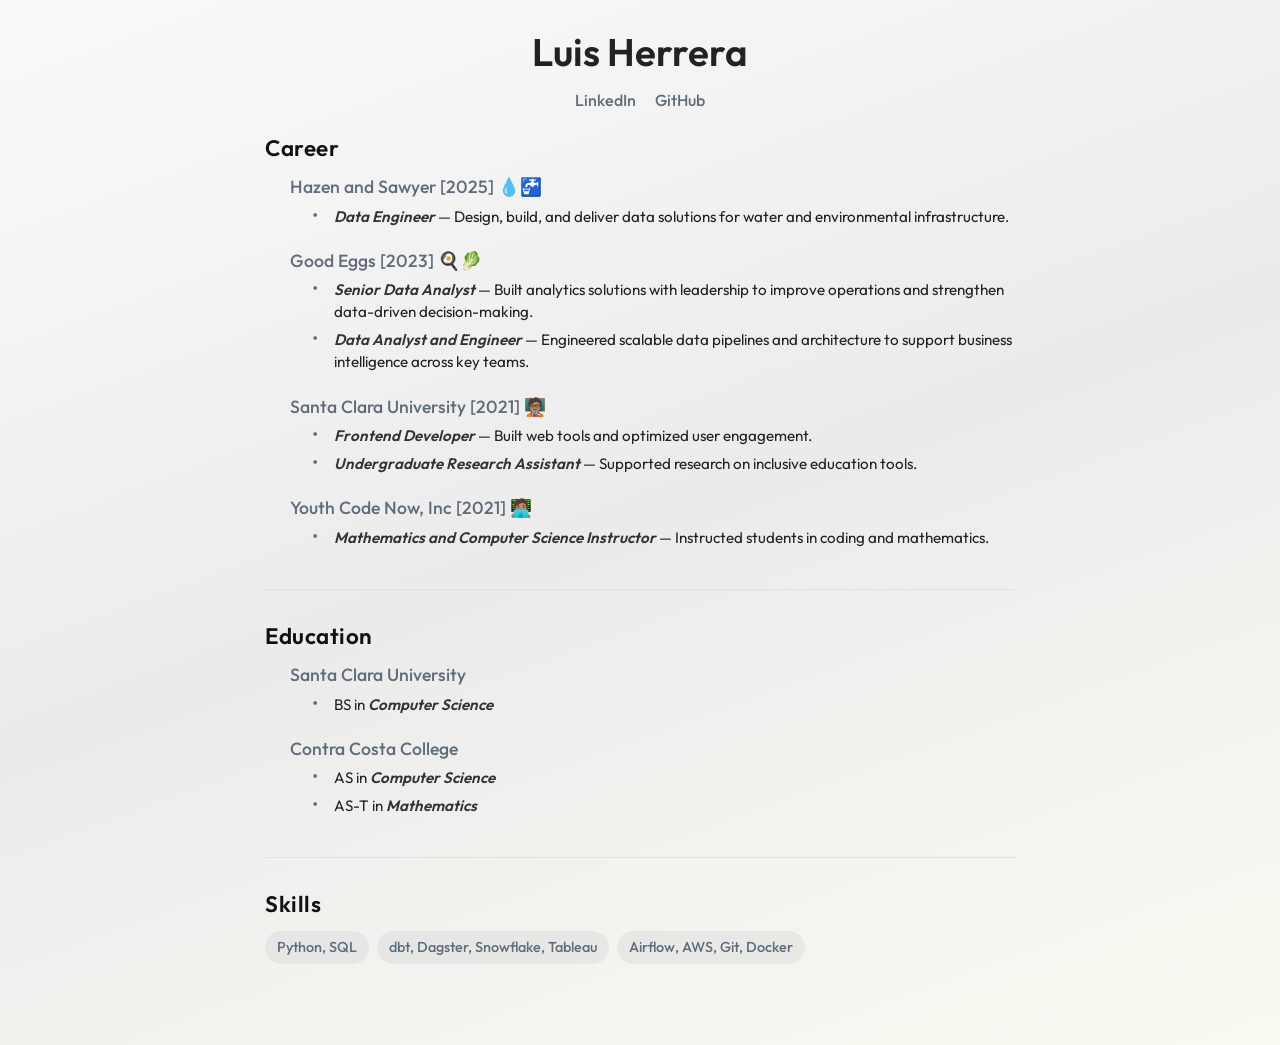
<file: index.html>
<!DOCTYPE html>
<html lang="en">
    <head>
        <meta charset="UTF-8" />
        <meta name="viewport" content="width=device-width, initial-scale=1.0" />
        <title>Luis Herrera</title>
        <link rel="stylesheet" href="style.css" />
        <link rel="icon" type="image/x-icon" href="/assets/favicon.ico">

        <!-- SEO Optimization -->
        <meta name="description" content="Luis Herrera | Data Engineer - Portfolio showcasing career experience, projects, and technical skills.">
        <meta name="author" content="Luis Herrera">
        <meta property="og:title" content="Luis Herrera | Data Engineer">
        <meta property="og:description" content="Professional portfolio of Luis Herrera, focused on data engineering, analytics, and technology projects.">
    </head>

    <body>
        <div class="container">
            <header>
                <h1><span class="typewriter">Luis Herrera</span></h1>
                <nav>
                    <a
                        href="https://www.linkedin.com/in/lherrera2/">LinkedIn</a>
                    <a href="https://github.com/luuisss1598">GitHub</a>
                </nav>
            </header>

            <section>
                <h2>Career</h2>

                <div class="company">
                    <h3>Hazen and Sawyer [2025] 💧🚰</h3>
                    <ul>
                        <li>
                            <span class="position-title">Data Engineer</span> —
                            Design, build,
                            and deliver data solutions for water and environmental
                            infrastructure.
                        </li>
                    </ul>
                </div>

                <div class="company">
                    <h3>Good Eggs [2023] 🍳🥬</h3>
                    <ul>
                        <li>
                            <span class="position-title">Senior Data
                                Analyst</span> — Built
                            analytics solutions with leadership to improve
                            operations and
                            strengthen data-driven decision-making.
                        </li>
                        <li>
                            <span class="position-title">Data Analyst and
                                Engineer</span> —
                            Engineered scalable data pipelines and architecture
                            to support
                            business intelligence across key teams.
                        </li>
                    </ul>
                </div>

                <div class="company">
                    <h3>Santa Clara University [2021] 🧑🏽‍🏫</h3>
                    <ul>
                        <li>
                            <span class="position-title">Frontend
                                Developer</span> — Built web
                            tools and optimized user engagement.
                        </li>
                        <li>
                            <span class="position-title">Undergraduate Research
                                Assistant</span>
                            — Supported research on inclusive education tools.
                        </li>
                    </ul>
                </div>

                <div class="company">
                    <h3>Youth Code Now, Inc [2021] 🧑🏽‍💻</h3>
                    <ul>
                        <li>
                            <span class="position-title">Mathematics and
                                Computer Science Instructor</span>
                            — Instructed students in coding and mathematics.
                        </li>
                    </ul>
                </div>
            </section>
<!-- 
            <section>
                <h2>Projects</h2>
                <div class="project">
                    <h3>Coming Soon</h3>
                    <ul>
                        <li>Lorem ipsum dolor sit amet consectetur adipisicing
                            elit.</li>
                    </ul>
                </div>

                <div class="project">
                    <h3>Coming Soon</h3>
                    <ul>
                        <li>Lorem ipsum dolor sit amet consectetur adipisicing
                            elit.</li>
                    </ul>
                </div>
            </section> -->

            <section>
                <h2>Education</h2>

                <div class="education">
                    <h3>Santa Clara University</h3>
                    <ul>
                        <li>BS in <span class="position-title">Computer Science</span></li>
                    </ul>
                </div>

                <div class="education">
                    <h3>Contra Costa College</h3>
                    <ul>
                        <li>AS in <span class="position-title"> Computer Science</span></li>
                        <li>AS-T in <span class="position-title">Mathematics</span></li>
                    </ul>
                </div>
            </section>

            <section>
                <h2>Skills</h2>
                <ul class="Skills">
                    <li>Python, SQL</li>
                    <li>dbt, Dagster, Snowflake, Tableau</li>
                    <li>Airflow, AWS, Git, Docker</li>
                </ul>
            </section>
        </div>
    </body>
</html>
</file>
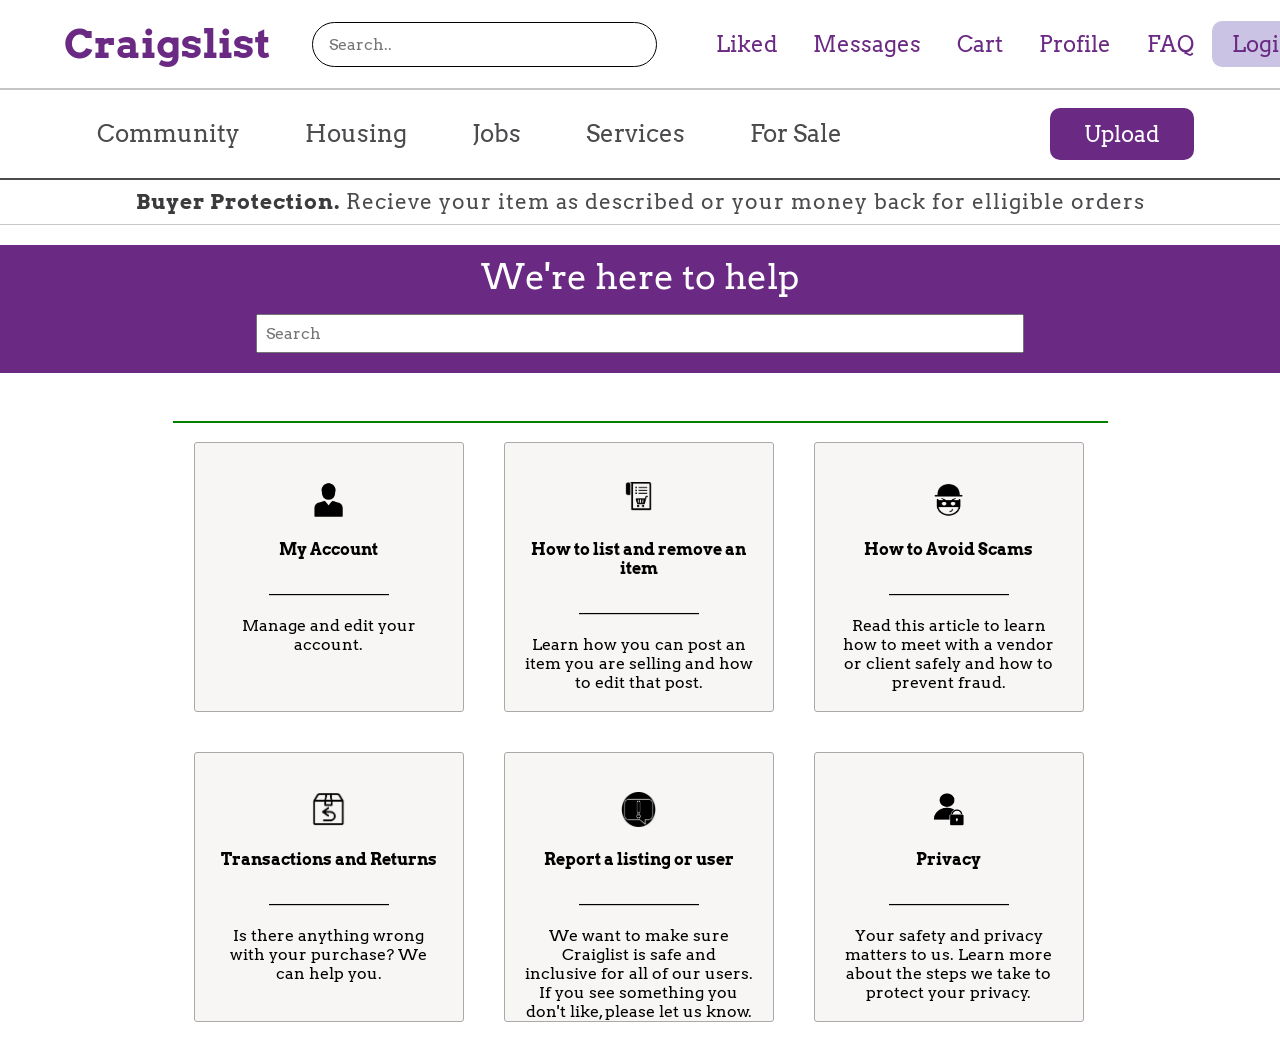
<file: HTML_Files/help_page.html>
<!DOCTYPE html>
<html lang="en">
<head>
    <meta charset="UTF-8">
    <meta http-equiv="X-UA-Compatible" content="IE=edge">
    <meta name="viewport" content="width=device-width, initial-scale=1.0">
    <title>Help Page</title>
    <link rel="preconnect" href="https://fonts.googleapis.com">
    <link rel="preconnect" href="https://fonts.gstatic.com" crossorigin>
    <link
        href="https://fonts.googleapis.com/css2?family=Arvo:wght@400;700&family=Open+Sans:wght@400;500;600;700&display=swap"
        rel="stylesheet">
    <link rel="stylesheet" href="../CSS_Files/helpPage.css">
</head>
<body class="preload">
    <div class="container">
        <header class="header-container">
            <div class="top-header-container">
                <a class="website-tittle-container" href="../HTML_Files/index.html">
                    <h1 class="website-title">Craigslist</h1>
                </a>
                <input class="website-search-bar" type="text" placeholder="Search..">

                <nav class="navbar-container">
                    <ul class="navbar-list-container">
                        <a class="top-links liked-link" href="../HTML_Files/likes_page.html">Liked</a>
                        <a class="top-links chat-link" href="../HTML_Files/chat_app.html">Messages</a>
                        <a class="top-links cart-link" href="../HTML_Files/shopping_cart.html">Cart</a>
                        <a class="top-links profile-link" href="../HTML_Files/profile.html">Profile</a>
                        <a class="top-links profile-link" href="../HTML_Files/help_page.html">FAQ</a>
                        <a class="top-links login-link" href="../HTML_Files/LoginRegistration.html">Login</a>
                    </ul>
                </nav>
            </div>

            <hr class="header-horizontal-line-1">

            <div class="bottom-header-container">
                <ul class="bottom-list-container">
                    <a class="bottom-links community-link" href="">
                        <li class="dropdown">
                            <h2 class="dropdown-h2">Community</h2>
                            <div class="dropdown-menu">
                                <a href="">Activities</a>
                                <a href="">Artists</a>
                                <a href="">General</a>
                                <a href="">Local News</a>
                                <a href="">Events</a>
                                <a href="">Volunteers</a>
                            </div>
                        </li>
                    </a>
                    <a class="bottom-links housing-link" href="">
                        <li class="dropdown">
                            <h2 class="dropdown-h2">Housing</h2>
                            <div class="dropdown-menu">
                                <a href="">Appartments</a>
                                <a href="">Office/Commercial</a>
                                <a href="">Real State for Sale</a>
                                <a href="">Vaction Rentals</a>
                                <a href="">Shared Rooms</a>
                                <a href="">Parking Storage</a>
                            </div>
                        </li>
                    </a>
                    <a class="bottom-links jobs-link" href="">
                        <li class="dropdown">
                            <h2 class="dropdown-h2">Jobs</h2>
                            <div class="dropdown-menu">
                                <a href="">Accounting</a>
                                <a href="">Business</a>
                                <a href="">Salon</a>
                                <a href="">Security</a>
                                <a href="">Software</a>
                                <a href="">Writing</a>
                            </div>
                        </li>
                    </a>
                    <a class="bottom-links services-link" href="">
                        <li class="dropdown">
                            <h2 class="dropdown-h2">Services</h2>
                            <div class="dropdown-menu">
                                <a href="">Automotive</a>
                                <a href="">Beauty</a>
                                <a href="">Cell/Mobile</a>
                                <a href="">Computer</a>
                                <a href="">Creative</a>
                                <a href="">Financial</a>
                            </div>
                        </li>
                    </a>
                    <a class="bottom-links sale-link" href="">
                        <li class="dropdown">
                            <h2 class="dropdown-h2">For Sale</h2>
                            <div class="dropdown-menu">
                                <a href="">Appliances</a>
                                <a href="">Auto Parts</a>
                                <a href="">Cars</a>
                                <a href="">Clothes</a>
                                <a href="">Electronics</a>
                                <a href="">Furniture</a>
                            </div>
                        </li>
                    </a>
                </ul>

                <div class="upload-container">
                    <button class="upload-button" onclick="">Upload</button>
                </div>
            </div>

            <hr class="header-horizontal-line-2">
        </header>

        <section class="buyer-protection-container">
            <p class="protection-text"><span class="bold-text">Buyer Protection.</span> Recieve your item as described
                or your money back for elligible orders</p>
        </section>

        <!-- - - - - - - - - - - - - Help page content - - - - - - - - - - -->

        <div class="help-page-title">
            <p style="font-size: 35px"> We're here to help </p>
        </div>

        <div class="help-search-bar">
            <input type="search" id="help-search-bar" placeholder="Search" />
        </div>

        <br> <br>
        <main class="help-page-main-container">
            <div class="box"> <br>
                <div class="icon">
                    <img class="icon-img" src="../Images/user_pic.png" alt="User Icon" width="35px" height="35px">
                </div>
                <br>
                <div class="content">
                    <h3> My Account </h3> <br>
                    <p> _______________ </p> <br>
                    <p> Manage and edit your account. </p>
                </div>
            </div>

            <div class="box"> <br>
                <div class="icon">
                    <img class="icon-img" src="../Images/upload_item.png" alt="Upload item" width="35px" height="35px">
                </div>
                <br>
                <div class="content">
                    <h3> How to list and remove an item </h3> <br>
                    <p> _______________ </p> <br>
                    <p> Learn how you can post an item you are selling and how to edit that post. </p>
                </div>
            </div>

            <div class="box"> <br>
                <div class="icon">
                    <img class="icon-img" src="../Images/scam-image-final.png" alt="User Icon" width="35px" height="35px">
                </div>
                <br>
                <div class="content">
                    <h3> How to Avoid Scams </h3> <br>
                    <p> _______________ </p> <br>
                    <p> Read this article to learn how to meet with a vendor or client safely and how to prevent fraud.
                    </p>
                </div>
            </div>

            <div class="box"> <br>
                <div class="icon">
                    <img class="icon-img" src="../Images/returns_image.png" alt="User Icon" width="35px" height="35px">
                </div>
                <br>
                <div class="content">
                    <h3> Transactions and Returns </h3> <br>
                    <p> _______________ </p> <br>
                    <p> Is there anything wrong with your purchase? We can help you. </p>
                </div>
            </div>

            <div class="box"> <br>
                <div class="icon">
                    <img class="icon-img" src="../Images/report_image.png" alt="User Icon" width="35px" height="35px">
                </div>
                <br>
                <div class="content">
                    <h3> Report a listing or user </h3> <br>
                    <p> _______________ </p> <br>
                    <p> We want to make sure Craiglist is safe and inclusive for all of our users. If you see something
                        you don't like, please let us know. </p>
                </div>
            </div>
            <div class="box"> <br>
                <div class="icon">
                    <img class="icon-img" src="../Images/privacy_image.png" alt="User Icon" width="35px" height="35px">
                </div>
                <br>
                <div class="content">
                    <h3> Privacy </h3> <br>
                    <p> _______________ </p> <br>
                    <p> Your safety and privacy matters to us. Learn more about the steps we take to protect your
                        privacy. </p>
                </div>
            </div>


        </main>



    </div>


</body>

</html>
</file>
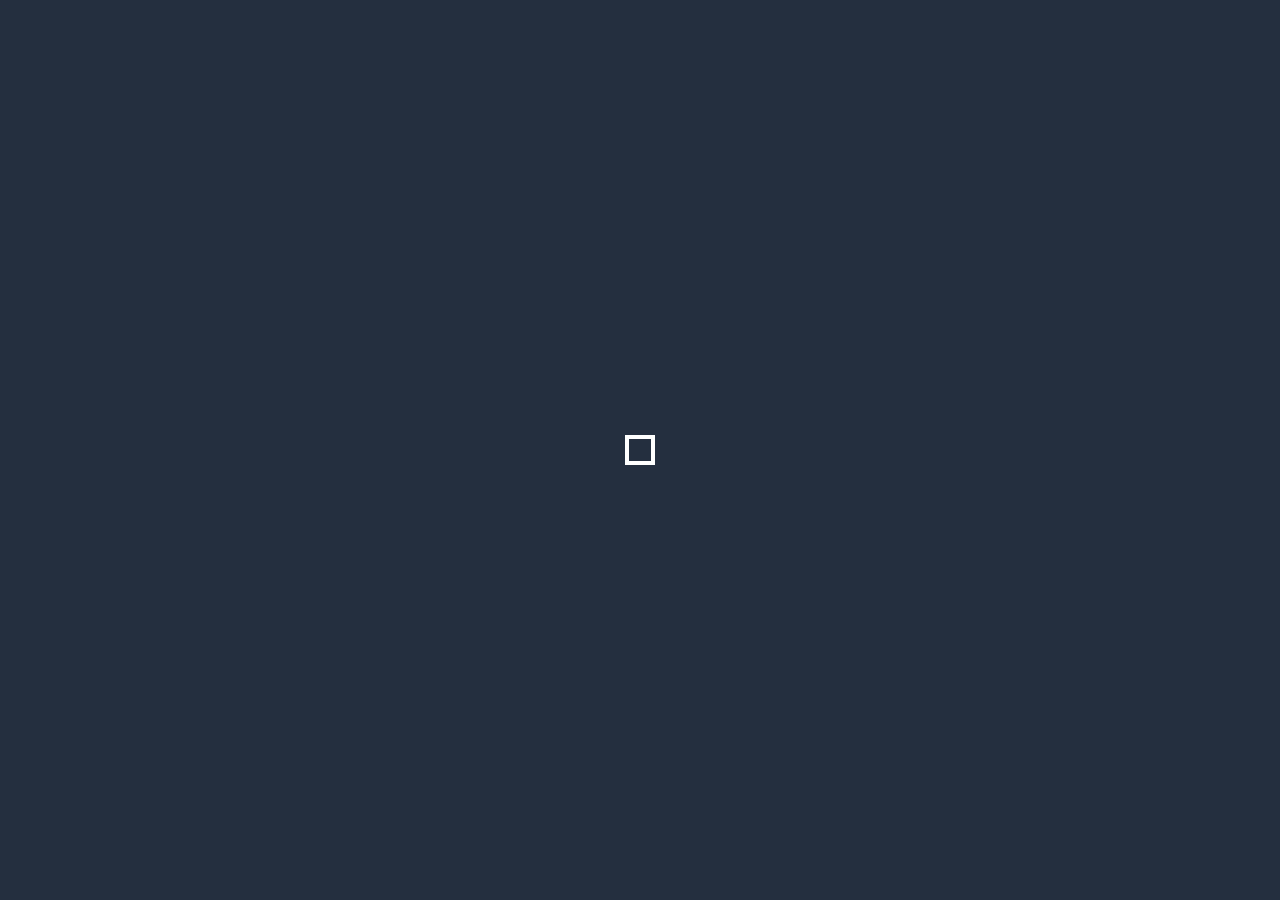
<file: HTML_Files/LoginRegistration.html>
<!DOCTYPE html>
<html>
<head>
	<meta charset="utf-8">
	<title>Login/Registration</title>
	<!-- Mobile Specific Metas -->
	<meta name="viewport" content="width=device-width, initial-scale=1, maximum-scale=1">
	<!-- Font-->
	<link rel="preconnect" href="https://fonts.googleapis.com">
	<!-- Main Style Css -->
    <link rel="stylesheet" href="../CSS_Files/LoginRegistration.css"/>
	<link rel="stylesheet" href="../CSS_Files/style.css">
	<link href="https://fonts.googleapis.com/css2?family=Arvo:wght@400;700&family=Open+Sans:wght@400;500;600;700&display=swap" rel="stylesheet">
</head>
<body class="form-v8">
    <div class="container">
		<header class="header-container">
            <div class="top-header-container">
                <a class="website-tittle-container" href="../HTML_Files/index.html">
                    <h1 class="website-title">Craigslist</h1>
                </a>
                <input class="website-search-bar" type="text" placeholder="Search..">

                <nav class="navbar-container">
                    <ul class="navbar-list-container">
                        <a class="top-links liked-link" href="../HTML_Files/likes_page.html">Liked</a>
                        <a class="top-links chat-link" href="../HTML_Files/chat_app.html">Messages</a>
                        <a class="top-links cart-link" href="../HTML_Files/shopping_cart.html">Cart</a>
                        <a class="top-links profile-link" href="../HTML_Files/profile.html">Profile</a>
                        <a class="top-links profile-link" href="../HTML_Files/help_page.html">FAQ</a>
                        <a class="top-links login-link" href="../HTML_Files/LoginRegistration.html">Login</a>
                    </ul>
                </nav>
            </div>

            <hr class="header-horizontal-line-1">

            <div class="bottom-header-container">
                <ul class="bottom-list-container">
                    <a class="bottom-links community-link" href="">
                        <li class="dropdown">
                            <h2 class="dropdown-h2">Community</h2>
                            <div class="dropdown-menu">
                                <a href="">Activities</a>
                                <a href="">Artists</a>
                                <a href="">General</a>
                                <a href="">Local News</a>
                                <a href="">Events</a>
                                <a href="">Volunteers</a>
                            </div>
                        </li>
                    </a>
                    <a class="bottom-links housing-link" href="">
                        <li class="dropdown">
                            <h2 class="dropdown-h2">Housing</h2>
                            <div class="dropdown-menu">
                                <a href="">Appartments</a>
                                <a href="">Office/Commercial</a>
                                <a href="">Real State for Sale</a>
                                <a href="">Vaction Rentals</a>
                                <a href="">Shared Rooms</a>
                                <a href="">Parking Storage</a>
                            </div>
                        </li>
                    </a>
                    <a class="bottom-links jobs-link" href="">
                        <li class="dropdown">
                            <h2 class="dropdown-h2">Jobs</h2>
                            <div class="dropdown-menu">
                                <a href="">Accounting</a>
                                <a href="">Business</a>
                                <a href="">Salon</a>
                                <a href="">Security</a>
                                <a href="">Software</a>
                                <a href="">Writing</a>
                            </div>
                        </li>
                    </a>
                    <a class="bottom-links services-link" href="">
                        <li class="dropdown">
                            <h2 class="dropdown-h2">Services</h2>
                            <div class="dropdown-menu">
                                <a href="">Automotive</a>
                                <a href="">Beauty</a>
                                <a href="">Cell/Mobile</a>
                                <a href="">Computer</a>
                                <a href="">Creative</a>
                                <a href="">Financial</a>
                            </div>
                        </li>
                    </a>
                    <a class="bottom-links sale-link" href="">
                        <li class="dropdown">
                            <h2 class="dropdown-h2">For Sale</h2>
                            <div class="dropdown-menu">
                                <a href="">Appliances</a>
                                <a href="">Auto Parts</a>
                                <a href="">Cars</a>
                                <a href="">Clothes</a>
                                <a href="">Electronics</a>
                                <a href="">Furniture</a>
                            </div>
                        </li>
                    </a>
                </ul>

                <div class="upload-container">
                    <button class="upload-button" onclick="">Upload</button>
                </div>
            </div>

            <hr class="header-horizontal-line-2">
        </header>

        <section class="buyer-protection-container">
            <p class="protection-text"><span class="bold-text">Buyer Protection.</span> Recieve your item as described
                or your money back for elligible orders</p>
        </section>

	<div class="page-content">
		<div class="form-v8-content">

			<div class="form-right">
				<div class="tab">
					<div class="tab-inner">
						<button class="tablinks" onclick="openCity(event, 'sign-up')" id="defaultOpen">Sign Up</button>
					</div>
					<div class="tab-inner">
						<button class="tablinks" onclick="openCity(event, 'sign-in')">Sign In</button>
					</div>
				</div>
				<form class="form-detail" action="#" method="post">
					<div class="tabcontent" id="sign-up">
						<div class="form-row">
							<label class="form-row-inner">
								<input type="text" name="full_name" id="full_name" class="input-text" required>
								<span class="label">Username</span>
		  						<span class="border"></span>
							</label>
						</div>
						<div class="form-row">
							<label class="form-row-inner">
								<input type="email" name="your_email" id="your_email" class="input-text" required>
								<span class="label">E-Mail</span>
		  						<span class="border"></span>
							</label>
						</div>
						<div class="form-row">
							<label class="form-row-inner">
								<input type="password" name="password" id="password" class="input-text" required>
								<span class="label">Password</span>
								<span class="border"></span>
							</label>
						</div>
						<div class="form-row">
							<label class="form-row-inner">
								<input type="password" name="comfirm_password" id="comfirm_password" class="input-text" required>
								<span class="label">Comfirm Password</span>
								<span class="border"></span>
							</label>
						</div>
						<div class="form-row-last">
							<input type="button" name="register" class="register" value="Register" onclick="window.location='../HTML_Files/index.html'">
						</div>
					</div>
				</form>
				<form class="form-detail" action="#" method="post">
					<div class="tabcontent" id="sign-in">

						<div class="form-row">
							<label class="form-row-inner">
								<input type="text" name="your_email_1" id="your_email_1" class="input-text" required>
								<span class="label">E-Mail</span>
		  						<span class="border"></span>
							</label>
						</div>
						<div class="form-row">
							<label class="form-row-inner">
								<input type="password" name="password_1" id="password_1" class="input-text" required>
								<span class="label">Password</span>
								<span class="border"></span>
							</label>
						</div>

						<div class="form-row-last">
							<input type="button" name="register" class="register" value="Sign In"  onclick="window.location='../HTML_Files/index.html'" >
						</div>
					</div>
				</form>
			</div>
		</div>

		<div class="loader-wrapper">
            <span class="loader"><span class="loader-inner"></span></span>
        </div>
	</div>
	<script src="https://ajax.googleapis.com/ajax/libs/jquery/3.6.0/jquery.min.js"></script>
    <script src="../JS_Files/loaderScript.js"></script>
	<script type="text/javascript">
		function openCity(evt, cityName) {
		    var i, tabcontent, tablinks;
		    tabcontent = document.getElementsByClassName("tabcontent");
		    for (i = 0; i < tabcontent.length; i++) {
		        tabcontent[i].style.display = "none";
		    }
		    tablinks = document.getElementsByClassName("tablinks");
		    for (i = 0; i < tablinks.length; i++) {
		        tablinks[i].className = tablinks[i].className.replace(" active", "");
		    }
		    document.getElementById(cityName).style.display = "block";
		    evt.currentTarget.className += " active";
		}

		// Get the element with id="defaultOpen" and click on it
		document.getElementById("defaultOpen").click();
	</script>
</body><!-- This templates was made by Colorlib (https://colorlib.com) -->
</html>
</file>
<file: style.css>
/* Import Google Font */
@import url('https://fonts.googleapis.com/css2?family=Outfit:wght@400;500;600;700&display=swap');

/* Base Reset */
* {
    margin: 0;
    padding: 0;
    box-sizing: border-box;
}

/* Body Setup */
body {
    font-family: 'Outfit', sans-serif;
    background: linear-gradient(160deg, #fafafa 0%, #ebebeb 50%, #fafaf2 100%);
    color: #222;
    line-height: 1.45;
    display: flex;
    justify-content: center;
    padding: 25px;
    min-height: 100vh;
}

/* Fade-in Animation */
.container {
    max-width: 750px;
    width: 100%;
    background: transparent;
    animation: fadeIn 0.6s ease-in;
    
}

@keyframes fadeIn {
    0% { opacity: 0; transform: translateY(10px); }
    100% { opacity: 1; transform: translateY(0); }
}

/* Header */
header {
    text-align: center;
    margin-bottom: 20px;
}

header h1 {
    font-size: 2.4rem;
    font-weight: 600;
    margin-bottom: 8px;
}

nav {
    margin-top: 8px;
}

nav a {
    margin: 0 8px;
    text-decoration: none;
    color: #5f6c7b;
    font-weight: 500;
    transition: all 0.3s ease;
    font-size: 1rem;
}

nav a:hover {
    color: #333;
    border-bottom: 1px solid #5f6c7b;
}

/* Section Setup */
section {
    margin-bottom: 30px;
    border-bottom: 1px solid #e0e0e0;
    padding-bottom: 20px;
}

section:last-child {
    border-bottom: none;
}

section h2 {
    font-size: 1.4rem;
    font-weight: 600;
    margin-bottom: 10px;
    color: #111;
    letter-spacing: 0.5px;
}

/* Subsections */
.company, .project, .education {
    margin-bottom: 20px;
    padding-left: 25px;
}

.company h3, .project h3, .education h3 {
    font-size: 1.1rem;
    margin-bottom: 4px;
    font-weight: 500;
    color: #5f6c7b;
}

/* Lists */
ul {
    list-style: none;
    padding-left: 0;
    margin-top: 6px;
}

ul li {
    margin-bottom: 6px;
    font-size: 0.95rem;
}

.company ul, .project ul, .education ul {
    padding-left: 22px;
}

.company ul li, .project ul li, .education ul li {
    position: relative;
    padding-left: 22px;
    margin-bottom: 6px;
}

.company ul li::before,
.project ul li::before,
.education ul li::before {
    content: "•";
    position: absolute;
    left: 0;
    top: 0;
    color: #5f6c7b;
    font-size: 1.2rem;
    line-height: 1.2rem;
}

/* Position Titles */
.position-title {
    font-weight: 600;
    font-style: italic;
    color: #333;
}

/* Skills */
ul.Skills {
    display: flex;
    flex-wrap: wrap;
    gap: 8px;
    list-style: none;
    padding-left: 0;
    margin-top: 6px;
}

ul.Skills li {
    background: rgba(95, 108, 123, 0.08);
    padding: 6px 12px;
    border-radius: 20px;
    font-size: 0.9rem;
    font-weight: 500;
    color: #5f6c7b;
    transition: all 0.3s ease;
}

ul.Skills li:hover {
    background: rgba(95, 108, 123, 0.15);
    transform: scale(1.04);
    box-shadow: 0 2px 6px rgba(95, 108, 123, 0.2);
}

/* Typewriter Effect
.typewriter {
    display: inline-block;
    overflow: hidden;
    white-space: nowrap;
    border-right: 2px solid #5f6c7b; 
    animation: typing 3s steps(12), blink 0.75s step-end infinite;
    font-weight: 600;
} */

/* @keyframes typing {
    from { width: 0; }
    to { width: 100%; }
}

@keyframes blink {
    50% { border-color: transparent; }
} */


/* Responsive Tweaks */
@media (max-width: 600px) {
    header h1 {
        font-size: 2rem;
    }

    nav a {
        font-size: 0.9rem;
    }

    section h2 {
        font-size: 1.5rem;
    }

    .company h3, .project h3, .education h3 {
        font-size: 1.1rem;
    }

    .company, .project, .education {
        padding-left: 15px;
    }
}
</file>
<file: CSS_Files/helpPage.css>
* {
    margin: 0;
    padding: 0;
    box-sizing: border-box;
    font-size: 16px;
    scroll-behavior: smooth;
    font-family: 'Arvo', Arial, Helvetica, sans-serif;
}

.container {
    width: 100%;
    height: 100vh;
    margin: 0 auto;

    /* border: red solid 1px; */
}


/* ================== Home-page --> Header-CSSS ==================*/

.header-container {
    width: 100%;
    margin: 0 auto;
    height: 20vh;
    /* background-color: aqua; */
    display: flex;
    flex-direction: column;

    /* border: red solid 2px; */
}

.header-horizontal-line-1 {
    width: 100%;
    border: #C4C4C4 solid 1px;
}

.header-horizontal-line-2 {
    width: 100%;
    border: #4B4B4E solid 1px;
}

/* ================== Header Top-CSSS ==================*/
.top-header-container {
    width: 90%;
    margin: 0 auto;
    height: 50%;
    display: flex;
    justify-content: space-between;
    align-items: center;

    /* border: #000 solid 2px; */
}

.top-header-container .website-title {
    width: 10%;
    font-size: 40px;
    color: #6A2983;
    font-weight: bold;
}

.website-tittle-container {
    text-decoration: none;
}

.top-header-container .website-search-bar {
    width: 30%;
    height: 45px;
    border: none;
    border: #000 solid 1px;
    border-radius: 30px;
    padding: 1em;
}

.top-header-container .navbar-container {
    width: 45%;
    display: flex;
    /* border: red solid 1px; */
}

.navbar-list-container {
    width: 100%;
    display: flex;
    justify-content: space-between;
    align-items: center;
}


/* .top-header-container .icon-img {
    width: 70%;
    height: 100%;
} */

.top-links {
    font-size: 1.4rem;
    padding: 0.3em 0.8em;
    transition: all ease-in-out 0.4s;
    text-decoration: none;
    border-radius: 10px;
    color: #6A2983;
}

.top-links:visited {
    color: #6A2983;
}

.top-links:hover {
    margin: 0 0.2em;
    background-color: #CBC3E3;
    transform: scale(1.2);
}


/* ================== Header Bottom-CSSS ==================*/
.bottom-header-container {
    width: 90%;
    margin: 0 auto;
    height: 50%;
    display: flex;
    justify-content: space-between;

    /* border: #000 solid 1px; */
}

.bottom-list-container {
    width: 70%;
    display: flex;
    justify-content: space-between;
    align-items: center;
}

.bottom-links {
    text-decoration: none;
    color: #6A2983;
    list-style: none;
}

.bottom-links h2 {
    font-size: 1.5rem;
    font-weight: 400;
    color: #4B4B4E;
}

.dropdown-h2 {
    padding: 0.4em 1.2em;
}

.dropdown {
    position: relative;
    display: inline-block;
}

.dropdown-menu {
    display: none;
    position: absolute;
    background-color: #f1f1f1;
    min-width: 160px;
    box-shadow: 0px 8px 16px 0px rgba(0, 0, 0, 0.2);
    z-index: 1;

    transition: all ease-in-out 0.3s;
}

.dropdown-menu a {
    color: #000;
    padding: 0.5em 1.2em;
    text-decoration: none;
    display: block;
}

.dropdown-menu a:hover {
    background-color: #ddd;
}

.dropdown:hover .dropdown-menu {
    display: block;
}

.dropdown:hover .dropdown-h2 {
    background-color: #ddd;
    border-radius: 10px;
}

/* ================== Home-page --> Upload-Button-CSSS ==================*/

.upload-container {
    display: flex;
    justify-content: flex-end;
    align-items: center;
}

.upload-button {
    width: 100%;
    padding: 0.5em 1.5em;
    font-size: 1.4rem;
    border: none;
    border: #6A2983;
    background-color: #6A2983;
    margin-right: 1em;
    border-radius: 10px;
    color: #fff;
    cursor: pointer;
    transition: all ease-in-out 0.3s;
}

.upload-button:hover {
    transform: scale(1.2);
}


/* ================== Home-page --> Buyer-Protection-CSSS ==================*/

.buyer-protection-container {
    width: 100%;
    display: flex;
    justify-content: center;
    align-items: center;
    height: 5vh;
    text-align: center;
    border-bottom: #C9C9C9 solid 1px;

}

.buyer-protection-container p,
span {
    font-size: 1.3rem;
    letter-spacing: 1px;
    color: #4B4B4E;
}

.buyer-protection-container p .bold-text {
    color: #3B3B3D;
    font-weight: 600;
}


/* - - - - - - - - - - - - HELP PAGE CSS - - - - - - - - - - - - --*/
.help-page-title {
    margin-top: 20px;
    text-align: center;
    padding-top: 10px;
    margin-bottom: 0px;
    background-color: #6A2983;
    color: white;
  }

  .help-search-bar {
    width: 100%;
    margin: 0 auto;
    text-align:center;
    margin-top: 0px;
    padding-top: 15px;
    padding-bottom: 20px;
    background-color: #6A2983;
  }

  #help-search-bar {
    width: 60%;
    padding: 0.5em;
  }

  .help-container {
      width: 100%;
      height: 400vh;
      margin: 0 auto;
  }

  .help-page-main-container {
    position: relative;
    width: 935px;
    height: 0px;
    margin: 10px auto;
    border: green solid 1px;
  }

  .help-page-main-container .box {
    width: calc(300px - 30px);
    height: calc(300px - 30px);
    background: #F8F6F4;
    float: left;
    margin: 20px;
    box-sizing: border-box;
    border-radius: 3px;
    border: Darkgrey solid 1px;
    text-align: center;
    vertical-align: bottom;
    padding: 20px;
  }

  .login-link {
      border: #CBC3E3 solid 2px;
      background-color: #CBC3E3;
  }
</file>
<file: CSS_Files/LoginRegistration.css>
body {
	margin: 0;
	font-family: 'Arvo', Arial, Helvetica, sans-serif;
}

.page-content {
	width: 100%;
	margin: 0 auto;
	display: flex;
	display: -webkit-flex;
	justify-content: center;
	-o-justify-content: center;
	-ms-justify-content: center;
	-moz-justify-content: center;
	-webkit-justify-content: center;
	align-items: center;
	-o-align-items: center;
	-ms-align-items: center;
	-moz-align-items: center;
	-webkit-align-items: center;
	margin-top: 0.5em;
}

.form-v8-content {
	background: #fff;
	width: 937px;
	border-radius: 8px;
	-o-border-radius: 8px;
	-ms-border-radius: 8px;
	-moz-border-radius: 8px;
	-webkit-border-radius: 8px;
	box-shadow: 0px 8px 20px 0px rgba(0, 0, 0, 0.15);
	-o-box-shadow: 0px 8px 20px 0px rgba(0, 0, 0, 0.15);
	-ms-box-shadow: 0px 8px 20px 0px rgba(0, 0, 0, 0.15);
	-moz-box-shadow: 0px 8px 20px 0px rgba(0, 0, 0, 0.15);
	-webkit-box-shadow: 0px 8px 20px 0px rgba(0, 0, 0, 0.15);
	margin: 50px 0;
	color: #fff;
	position: relative;
	display: flex;
	display: -webkit-flex;
}

.form-v8-content .form-left {
	margin-bottom: -4px;

}

.form-v8-content .form-left img {
	border-top-left-radius: 8px;
	border-bottom-left-radius: 8px;
}

.form-v8-content .form-right {
	/* padding: 30px 0; */
	padding: 0;
	position: relative;
	width: 100%;
	border: #000 solid;
	background: #fff;
	border-radius: 8px;
}

.form-v8-content .tab {
	margin: 5px 0 48px;
	width: 100%;
	display: flex;
	display: -webkit-flex;
	justify-content: space-between;
	-o-justify-content: space-between;
	-ms-justify-content: space-between;
	-moz-justify-content: space-between;
	-webkit-justify-content: space-between;
}

.form-v8-content .tab .tab-inner {
	width: 100%;
	margin-top: -5px;
	border-radius: 5px;
}

.form-v8-content .tab .tablinks {
	background: transparent;
	border: none;
	outline: none;
	-o-outline: none;
	-ms-outline: none;
	-moz-outline: none;
	-webkit-outline: none;
	font-family: 'Source Sans Pro', sans-serif;
	font-size: 28px;
	font-weight: 400;
	color: #ccc;
	padding: 10px;
	border-bottom: 3px solid;
	border-bottom-color: rgba(255, 255, 255, 0.2);
	width: 100%;
	color: #000;
	font-weight: bold;
	display: flex;
	align-items: center;
	justify-content: center;
	border-radius: 5px;
}

.form-v8-content .tab .tablinks.active {
	font-weight: 700;
	color: #F3F3F3;
	background-color: #6A2983;
}

.form-v8-content .form-detail {
	padding: 0 40px;
}

.form-v8-content .form-row {
	width: 100%;
	position: relative;
}

.form-v8-content .form-row .form-row-inner {
	position: relative;
	width: 100%;
}

.form-v8-content .form-row .form-row-inner .label {
	position: absolute;
	top: -2px;
	left: 10px;
	font-size: 18px;
	color: #000;
	font-weight: 400;
	transform-origin: 0 0;
	transition: all .2s ease;
	-moz-transition: all .2s ease;
	-webkit-transition: all .2s ease;
	-o-transition: all .2s ease;
	-ms-transition: all .2s ease;
}

.form-v8-content .form-row .form-row-inner .border {
	position: absolute;
	bottom: 31px;
	left: 0;
	height: 1px;
	width: 100%;
	background: #53c83c;
	transform: scaleX(0);
	-moz-transform: scaleX(0);
	-webkit-transform: scaleX(0);
	-o-transform: scaleX(0);
	-ms-transform: scaleX(0);
	transform-origin: 0 0;
	transition: all .15s ease;
	-moz-transition: all .15s ease;
	-webkit-transition: all .15s ease;
	-o-transition: all .15s ease;
	-ms-transition: all .15s ease;
}

.form-v8-content .form-detail .input-text {
	margin-bottom: 31px;
}

.form-v8-content .form-detail input {
	width: 100%;
	padding: 0px 10px 15px 10px;
	border: 1px solid transparent;
	border-bottom: 1px solid;
	border-bottom-color: #000;
	background: transparent;
	appearance: unset;
	-moz-appearance: unset;
	-webkit-appearance: unset;
	-o-appearance: unset;
	-ms-appearance: unset;
	outline: none;
	-moz-outline: none;
	-webkit-outline: none;
	-o-outline: none;
	-ms-outline: none;
	font-size: 18px;
	color: #000;
	font-weight: 300;
	box-sizing: border-box;
	-moz-box-sizing: border-box;
	-webkit-box-sizing: border-box;
	-o-box-sizing: border-box;
	-ms-box-sizing: border-box;
}

.sign-in-button,
.sign-up-button {
	text-decoration: none;
}

.form-v8-content .form-detail .form-row .input-text:focus {
	border-bottom: 1px solid #6A2983;
	background: transparent;
}

.form-v8-content .form-detail .form-row .input-text:focus+.label,
.form-v8-content .form-detail .form-row .input-text:valid+.label {
	transform: translateY(-26px) scale(1);
	-moz-transform: translateY(-26px) scale(1);
	-webkit-transform: translateY(-26px) scale(1);
	-o-transform: translateY(-26px) scale(1);
	-ms-transform: translateY(-26px) scale(1);
	color: #6A2983;
}

.form-v8-content .form-detail .form-row .input-text:focus+.border,
.form-v8-content .form-detail .form-row .input-text:valid+.border {
	transform: scaleX(1);
	-moz-transform: scaleX(1);
	-webkit-transform: scaleX(1);
	-o-transform: scaleX(1);
	-ms-transform: scaleX(1);

}

.form-v8-content .form-detail .register {
	background: #6A2983;
	border-radius: 5px;
	-o-border-radius: 5px;
	-ms-border-radius: 5px;
	-moz-border-radius: 5px;
	-webkit-border-radius: 5px;
	width: 160px;
	border: none;
	margin: 5px 0 50px 0px;
	cursor: pointer;
	font-family: 'Source Sans Pro', sans-serif;
	font-weight: 700;
	font-size: 1.4rem;
	display: flex;
	margin: 30px auto;
	text-align: center;
	transition: all ease-in-out 0.5s;
	color: #fff;
	outline: none;

}

.form-v8-content .form-detail .register:hover {
	cursor: pointer;
	transform: scale(1.2);
}

.form-v8-content .form-detail .form-row-last input {
	padding: 15px;
	text-align: center;
	display: flex;
	justify-content: center;
}

/* 
input {
    color: transparent;
    text-shadow: 0 0 0 #2196f3;
  }
Responsive */
@media screen and (max-width: 991px) {
	.form-v8-content {
		margin: 180px 20px;
		flex-direction: column;
		-o-flex-direction: column;
		-ms-flex-direction: column;
		-moz-flex-direction: column;
		-webkit-flex-direction: column;
	}

	.form-v8-content .form-left {
		width: 100%;
	}

	.form-v8-content .form-right {
		width: auto;
		border-top-right-radius: 0;
		border-bottom-left-radius: 8px;
	}

	.form-v8-content .tab {
		margin-top: 45px;
	}

	.form-v8-content .form-detail .register {
		margin-bottom: 80px;
	}
}

@media screen and (max-width: 325px) {
	.form-v8-content .tab {
		flex-direction: column;
		-o-flex-direction: column;
		-ms-flex-direction: column;
		-moz-flex-direction: column;
		-webkit-flex-direction: column;
	}
}

.login-link {
	border: #CBC3E3 solid 2px;
	background-color: #CBC3E3;
}
</file>
<file: CSS_Files/style.css>
* {
    margin: 0;
    padding: 0;
    box-sizing: border-box;
    font-size: 16px;
    scroll-behavior: smooth;
    font-family: 'Arvo', Arial, Helvetica, sans-serif;
}

.container {
    width: 100%;
    height: 100vh;
    margin: 0 auto;

    /* border: red solid 1px; */
}


/* ================== Home-page --> Header-CSSS ==================*/

.header-container {
    width: 100%;
    margin: 0 auto;
    height: 20vh;
    /* background-color: aqua; */
    display: flex;
    flex-direction: column;

    /* border: red solid 2px; */
}

.header-horizontal-line-1 {
    width: 100%;
    border: #C4C4C4 solid 1px;
}

.header-horizontal-line-2 {
    width: 100%;
    border: #4B4B4E solid 1px;
}

/* ================== Header Top-CSSS ==================*/
.top-header-container {
    width: 90%;
    margin: 0 auto;
    height: 50%;
    display: flex;
    justify-content: space-between;
    align-items: center;

    /* border: #000 solid 2px; */
}

.top-header-container .website-title {
    width: 10%;
    font-size: 40px;
    color: #6A2983;
    font-weight: bold;
}

.website-tittle-container {
    text-decoration: none;
}

.top-header-container .website-search-bar {
    width: 30%;
    height: 45px;
    border: none;
    border: #000 solid 1px;
    border-radius: 30px;
    padding: 1em;
}

.top-header-container .navbar-container {
    width: 45%;
    display: flex;
    /* border: red solid 1px; */
}

.navbar-list-container {
    width: 100%;
    display: flex;
    justify-content: space-between;
    align-items: center;
}


/* .top-header-container .icon-img {
    width: 70%;
    height: 100%;
} */

.top-links {
    font-size: 1.4rem;
    padding: 0.3em 0.8em;
    transition: all ease-in-out 0.4s;
    text-decoration: none;
    border-radius: 10px;
    color: #6A2983;
}

.top-links:visited {
    color: #6A2983;
}

.top-links:hover {
    margin: 0 0.2em;
    background-color: #CBC3E3;
    transform: scale(1.2);
}


/* ================== Header Bottom-CSSS ==================*/
.bottom-header-container {
    width: 90%;
    margin: 0 auto;
    height: 50%;
    display: flex;
    justify-content: space-between;

    /* border: #000 solid 1px; */
}

.bottom-list-container {
    width: 70%;
    display: flex;
    justify-content: space-between;
    align-items: center;
}

.bottom-links {
    text-decoration: none;
    color: #6A2983;
    list-style: none;
}

.bottom-links h2 {
    font-size: 1.5rem;
    font-weight: 400;
    color: #4B4B4E;
}

.dropdown-h2 {
    padding: 0.4em 1.2em;
}

.dropdown {
    position: relative;
    display: inline-block;
}

.dropdown-menu {
    display: none;
    position: absolute;
    background-color: #f1f1f1;
    min-width: 160px;
    box-shadow: 0px 8px 16px 0px rgba(0, 0, 0, 0.2);
    z-index: 1;

    transition: all ease-in-out 0.3s;
}

.dropdown-menu a {
    color: #000;
    padding: 0.5em 1.2em;
    text-decoration: none;
    display: block;
}

.dropdown-menu a:hover {
    background-color: #ddd;
}

.dropdown:hover .dropdown-menu {
    display: block;
}

.dropdown:hover .dropdown-h2 {
    background-color: #ddd;
    border-radius: 10px;
}

/* ================== Home-page --> Upload-Button-CSSS ==================*/

.upload-container {
    display: flex;
    justify-content: flex-end;
    align-items: center;
}

.upload-button {
    width: 100%;
    padding: 0.5em 1.5em;
    font-size: 1.4rem;
    border: none;
    border: #6A2983;
    background-color: #6A2983;
    margin-right: 1em;
    border-radius: 10px;
    color: #fff;
    cursor: pointer;
    transition: all ease-in-out 0.3s;
}

.upload-button:hover {
    transform: scale(1.2);
}


/* ================== Home-page --> Buyer-Protection-CSSS ==================*/

.buyer-protection-container {
    width: 100%;
    display: flex;
    justify-content: center;
    align-items: center;
    height: 5vh;
    text-align: center;
    border-bottom: #C9C9C9 solid 1px;

}

.buyer-protection-container p,
span {
    font-size: 1.3rem;
    letter-spacing: 1px;
    color: #4B4B4E;
}

.buyer-protection-container p .bold-text {
    color: #3B3B3D;
    font-weight: 600;
}

/* ================== Home-page --> Main-CSSS ==================*/

.home-page-main-container {
    width: 90%;
    margin: 0 auto;
    height: 80vh;
    display: flex;
    flex-direction: column;
}

.home-page-main-container .main-feature-container {
    display: flex;
    width: 100%;
    height: 25vh;
    justify-content: space-between;
    align-items: center;

    transition: all ease-in-out 0.5s;
}

.boxes {
    width: 16%;
    /* min-width: 16%;
    min-height: 24vh; */
    height: 24vh;
    /* background-color: #3B3B3D; */
    /* border: #000 solid 1px; */
    transition: all ease-in-out 0.4s;
}

.main-feature-container:hover {
    margin: 0.4em 0;
}

.boxes:hover {
    transform: scale(1.1);
    margin: 0.5em;
}

.cards {
    width: 100%;
    height: 100%;
    transition: transform 1s;
    transform-style: preserve-3d;
    cursor: pointer;
    position: relative;
}

.card-1.is-flipped,
.card-2.is-flipped,
.card-3.is-flipped,
.card-4.is-flipped,
.card-5.is-flipped,
.card-6.is-flipped,
.card-7.is-flipped,
.card-8.is-flipped,
.card-9.is-flipped,
.card-10.is-flipped,
.card-11.is-flipped,
.card-12.is-flipped,
.card-13.is-flipped,
.card-14.is-flipped,
.card-15.is-flipped,
.card-16.is-flipped,
.card-17.is-flipped,
.card-18.is-flipped {
    transform: rotateY(180deg);
}

.card__face {
    position: absolute;
    width: 100%;
    height: 100%;
    line-height: 260px;
    color: white;
    text-align: center;
    font-weight: bold;
    font-size: 40px;
    -webkit-backface-visibility: hidden;
    backface-visibility: hidden;
    background-size: cover;
    background-position: 50%;
    background-repeat: no-repeat;
    border-radius: 10px;
}

.card__face>p {
    position: absolute;
    top: -35%;
    left: 3%;
    font-size: 1.5rem;
}

/* .card__face {
    background-size: cover;
    background-position: 50%;
    background-repeat: no-repeat;
    border-radius: 10px;
}
*/

.front-face-wrapper {
    /* border: #000 solid 1px; */
    color: #fff;
    background: rgba(0, 0, 0, .6);
    padding: 0.2em .6em;
    margin-top: 0.4em;
    border-radius: 5px;
    font-size: 1rem;
    font-weight: 400;
}

.card__face--front-1 {
    background-image: url(../Images/Home_page_images/photo-1.jpg);
}

.card__face--front-2 {
    background-image: url(../Images/Home_page_images/photo-2.jpg);
}

.card__face--front-3 {
    background-image: url(../Images/Home_page_images/photo-3.jpg);
}

.card__face--front-4 {
    background-image: url(../Images/Home_page_images/photo-4.jpg);
}

.card__face--front-5 {
    background-image: url(../Images/Home_page_images/photo-5.jpg);
}

.card__face--front-6 {
    background-image: url(../Images/Home_page_images/photo-6.jpg);
}

.card__face--front-7 {
    background-image: url(../Images/Home_page_images/photo-7.jpg);
}

.card__face--front-8 {
    background-image: url(../Images/Home_page_images/photo-8.jpg);
}

.card__face--front-9 {
    background-image: url(../Images/Home_page_images/photo-9.jpg);
}

.card__face--front-10 {
    background-image: url(../Images/Home_page_images/photo-10.jpg);
}

.card__face--front-11 {
    background-image: url(../Images/Home_page_images/photo-11.jpg);
}

.card__face--front-12 {
    background-image: url(../Images/Home_page_images/photo-12.jpg);
}

.card__face--front-13 {
    background-image: url(../Images/Home_page_images/photo-13.jpg);
}

.card__face--front-14 {
    background-image: url(../Images/Home_page_images/photo-14.jpg);
}

.card__face--front-15 {
    background-image: url(../Images/Home_page_images/photo-15.jpg);
}

.card__face--front-16 {
    background-image: url(../Images/Home_page_images/photo-16.jpg);
}

.card__face--front-17 {
    background-image: url(../Images/Home_page_images/photo-17.jpg);
}

.card__face--front-18 {
    background-image: url(../Images/Home_page_images/photo-18.jpg);
}

.card__face--back-1,
.card__face--back-2,
.card__face--back-3,
.card__face--back-4,
.card__face--back-5,
.card__face--back-6,
.card__face--back-7,
.card__face--back-8,
.card__face--back-9,
.card__face--back-10,
.card__face--back-11,
.card__face--back-12,
.card__face--back-13,
.card__face--back-14,
.card__face--back-15,
.card__face--back-16,
.card__face--back-17,
.card__face--back-18 {
    background-color: #000;
    transform: rotateY(180deg);
}

.card-back-content {
    background-color: red;
    width: 100%;
    height: 100%;
}


/* ================== Home-page --> Loader-Page-CSSS ==================*/

.preload {
    overflow: hidden;
}

.loader-wrapper {
    width: 100%;
    height: 100%;
    top: 0;
    left: 0;
    background-color: #242f3f;
    display: flex;
    justify-content: center;
    align-items: center;
    position: fixed;
    z-index: 1000;
}

.loader {
    display: inline-block;
    width: 30px;
    height: 30px;
    position: relative;
    border: 4px solid #Fff;
    animation: loader 2s infinite ease;
}

.loader-inner {
    vertical-align: top;
    display: inline-block;
    width: 100%;
    background-color: #fff;
    animation: loader-inner 2s infinite ease-in;
}

@keyframes loader {
    0% {
        transform: rotate(0deg);
    }

    25% {
        transform: rotate(180deg);
    }

    50% {
        transform: rotate(180deg);
    }

    75% {
        transform: rotate(360deg);
    }

    100% {
        transform: rotate(360deg);
    }
}

@keyframes loader-inner {
    0% {
        height: 0%;
    }

    25% {
        height: 0%;
    }

    50% {
        height: 100%;
    }

    75% {
        height: 100%;
    }

    100% {
        height: 0%;
    }

}
    /* ================== Likes-page --> main-container-CSS ==================*/

.container-title p{
    text-align: center;
    font-size: 50px;
    color: #6A2983;
    font-weight: bold;
}

.likes-page-main-container {
    width: 90%;
    margin: 0 auto;
    height: 80vh;
    display: flex;
    flex-direction: column;
}

.likes-page-main-container .likes-feature-container {
    display: flex;
    width: 100%;
    height: 25vh;
    justify-content: space-between;
    align-items: center;
}

.likes-boxes {
    width: 16%;
    height: 24vh;
}

.likes-cards {
    width: 100%;
    height: 100%;
    transition: transform 1s;
    transform-style: preserve-3d;
    position: relative;
}


.likes-card__face {
    position: absolute;
    width: 100%;
    height: 100%;
    line-height: 30px;
    color: white;
    text-align: left;
    font-size: 20px;
    -webkit-backface-visibility: hidden;
    backface-visibility: hidden;
}


.likes-trash {
  position: absolute;
  line-height: 60px;
  right: 3px;
  -webkit-backface-visibility: hidden;
  backface-visibility: hidden;
}


.likes-card__face--front-1 {
    background-image: url(../Images/car-1.jpg);
    background-size: cover;
    background-repeat: no-repeat;
    background-position: 50%;
}


.button-1 {
  padding-top: 5px;
  text-align: center;
}

.likes-card__face--front-2 {
    background-image: url(../Images/new_motorcycle.jpg);
    background-size: cover;
    background-repeat: no-repeat;
    background-position: 50%;
}

.button-2 {
  padding-top: 5px;
  text-align: center;
}

.likes-card__face--front-3 {
    background-image: url(../Images/dog.jpeg);
    background-size: cover;
    background-repeat: no-repeat;
    background-position: 50%;
}

.button-3 {
  padding-top: 5px;
  text-align: center;
}

.likes-card__face--front-4 {
    background-image: url(../Images/apartment.jpeg);
    background-size: cover;
    background-repeat: no-repeat;
    background-position: 50%;
}

.button-4 {
  padding-top: 5px;
  text-align: center;
}

.likes-card__face--front-5 {
    background-image: url(../Images/hamster.jpeg);
    background-size: cover;
    background-repeat: no-repeat;
    background-position: 50%;
}

.button-5 {
  padding-top: 5px;
  text-align: center;
}

.likes-card__face--front-6 {
    background-image: url(../Images/laptop.jpeg);
    background-size: cover;
    background-repeat: no-repeat;
    background-position: 50%;
}

.button-6 {
  padding-top: 5px;
  text-align: center;
}

/* - - - - - - - - - - - - - Help Page main CSS - - - - - - - - */

.help-page-title {
  margin-top: 20px;
  text-align: center;
  padding-top: 10px;
  margin-bottom: 0px;
  background-color: #6A2983;
}

.help-search-bar {
  width: 100%;
  margin: 0 auto;
  text-align:center;
  margin-top: 0px;
  padding-top: 15px;
  padding-bottom: 20px;
  background-color: #6A2983;
}

#help-search-bar {
  width: 60%;
  padding: 0.5em;
}

.help-container {
    width: 100%;
    height: 300vh;
    margin: 0 auto;
}

.help-page-main-container {
  position: relative;
  width: 935px;
  height: 0px;
  margin: 10px auto;
  border: green solid 1px;
}

.help-page-main-container .box {
  width: calc(300px - 30px);
  height: calc(300px - 30px);
  background: #F8F6F4;
  float: left;
  margin: 20px;
  box-sizing: border-box;
  border-radius: 3px;
  border: Darkgrey solid 1px;
  text-align: center;
  vertical-align: bottom;
}



/* login button */

.login-link {
    border: #CBC3E3 solid 2px;
    background-color: #CBC3E3;
}
</file>
